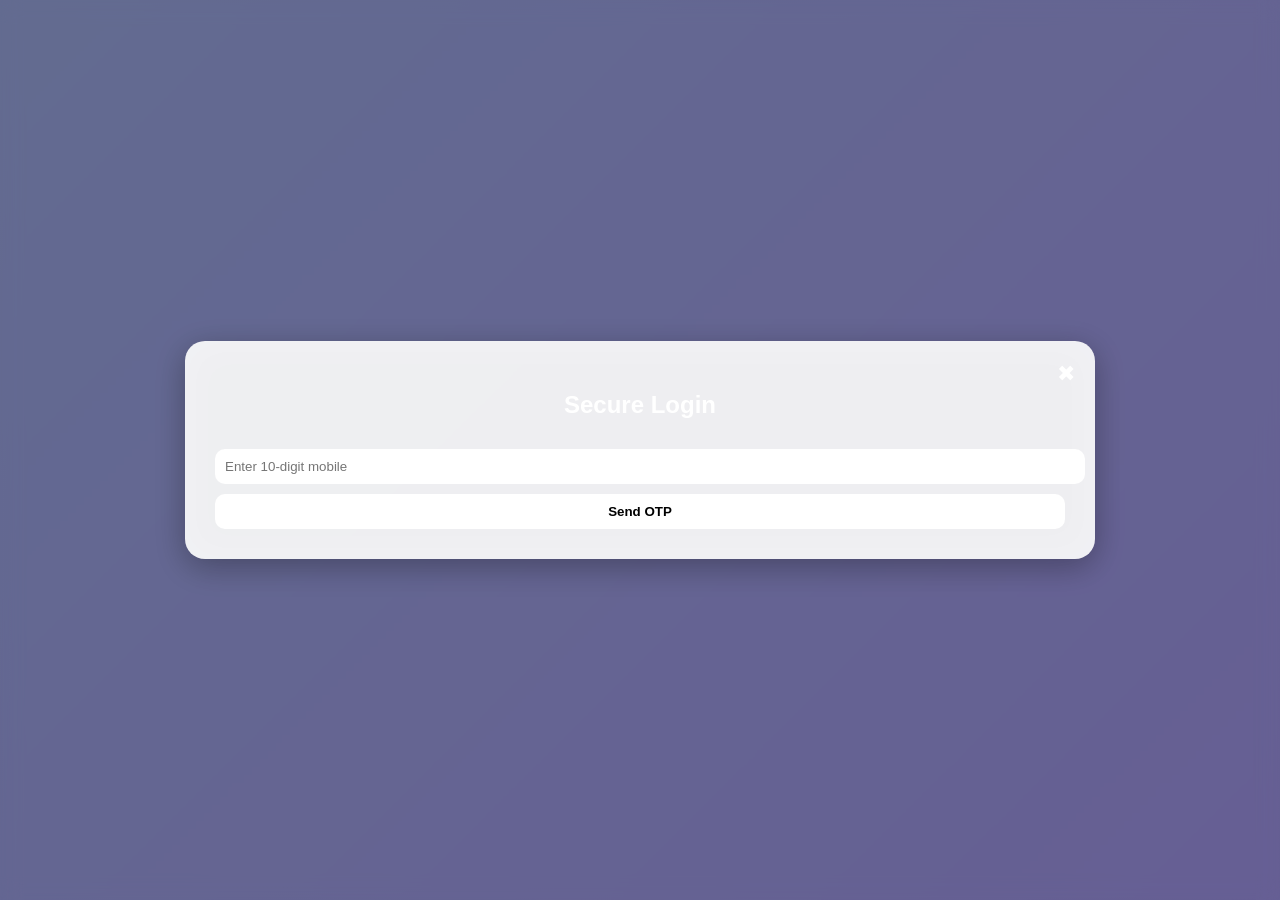
<file: index.html>
<!DOCTYPE html>
<html>

<head>
    <meta name="viewport" content="width=device-width, initial-scale=1.0">
    <title>Advanced Login</title>

    <style>
        body {
            margin: 0;
            font-family: 'Segoe UI', sans-serif;
            height: 100vh;
            background: linear-gradient(135deg, #a5b3f1, #aa9ef7);
            display: flex;
            justify-content: center;
            align-items: center;
        }

        /* MAIN CONTENT */
        .main-content {
            display: none;
            color: white;
            text-align: center;
        }

        /* GLASS MODAL */
        .modal {
            position: fixed;
            width: 100%;
            height: 100%;
            backdrop-filter: blur(10px);
            background: rgba(0, 0, 0, 0.4);
            display: flex;
            justify-content: center;
            align-items: center;
        }

        .login-box {
            width: 850px;
            padding: 30px;
            border-radius: 20px;
            background: rgba(255, 255, 255, 0.914);
            backdrop-filter: blur(20px);
            box-shadow: 0 8px 32px rgba(0, 0, 0, 0.3);
            color: white;
            text-align: center;
            animation: slide 0.5s ease;
        }

        @keyframes slide {
            from {
                transform: translateY(-50px);
                opacity: 0;
            }

            to {
                transform: translateY(0);
                opacity: 1;
            }
        }

        input {
            width: 100%;
            padding: 10px;
            margin: 10px 0;
            border-radius: 10px;
            border: none;
            outline: none;
        }

        button {
            width: 100%;
            padding: 10px;
            border-radius: 10px;
            border: none;
            background: white;
            color: black;
            font-weight: bold;
            cursor: pointer;
        }

        button:hover {
            background: #ddd;
        }

        .timer {
            font-size: 14px;
            margin-top: 5px;
        }

        .resend {
            color: yellow;
            cursor: pointer;
            font-size: 14px;
            display: none;
        }

        .close {
            position: absolute;
            right: 20px;
            top: 20px;
            font-size: 22px;
            cursor: pointer;
        }
    </style>
</head>

<body>

    <div class="main-content" id="mainPage">
        <h1>🎉 Welcome Divya</h1>
        <button onclick="logout()">Logout</button>
    </div>

    <div class="modal" id="loginModal">
        <div class="login-box">
            <div class="close" onclick="closeModal()">✖</div>
            <h2>Secure Login</h2>

            <input type="text" id="mobile" placeholder="Enter 10-digit mobile">
            <button onclick="sendOTP()">Send OTP</button>

            <script>
                let generatedOTP = "";
                let countdown;
                let timeLeft = 30;

                // Auto login check
                window.onload = function () {
                    if (localStorage.getItem("isLoggedIn") === "true") {
                        showMain();
                    }
                }

                    < div id = "otpArea" style = "display:none;" >
                        <input type="text" id="otpInput" placeholder="Enter OTP">
                            <button onclick="verifyOTP()">Verify OTP</button>
                            <div class="timer" id="timer"></div>
                            <div class="resend" id="resend" onclick="resendOTP()">Resend OTP</div>
                        </div>
        </div >
    </div >


                    // Send OTP
                    function sendOTP() {
                        let mobile = document.getElementById("mobile").value;

                        if (/^[0-9]{10}$/.test(mobile)) {
                            generatedOTP = Math.floor(100000 + Math.random() * 900000);
                            alert("Demo OTP: " + generatedOTP);

                            document.getElementById("otpArea").style.display = "block";
                            startTimer();
                        } else {
                            alert("Invalid mobile number");
                        }
                    }

                // Timer
                function startTimer() {
                    timeLeft = 30;
                    document.getElementById("resend").style.display = "none";

                    countdown = setInterval(() => {
                        document.getElementById("timer").innerText =
                            "OTP expires in " + timeLeft + " seconds";
                        timeLeft--;

                        if (timeLeft < 0) {
                            clearInterval(countdown);
                            document.getElementById("timer").innerText = "OTP expired";
                            document.getElementById("resend").style.display = "block";
                        }
                    }, 1000);
                }

                // Resend
                function resendOTP() {
                    sendOTP();
                }

                // Verify
                function verifyOTP() {
                    let entered = document.getElementById("otpInput").value;

                    if (entered == generatedOTP) {
                        localStorage.setItem("isLoggedIn", "true");
                        showMain();
                    } else {
                        alert("Wrong OTP");
                    }
                }

                function showMain() {
                    document.getElementById("loginModal").style.display = "none";
                    document.getElementById("mainPage").style.display = "block";
                }

                function logout() {
                    localStorage.removeItem("isLoggedIn");
                    location.reload();
                }

                function closeModal() {
                    document.getElementById("loginModal").style.display = "none";
                }
            </script>

</body>

</html>
</file>
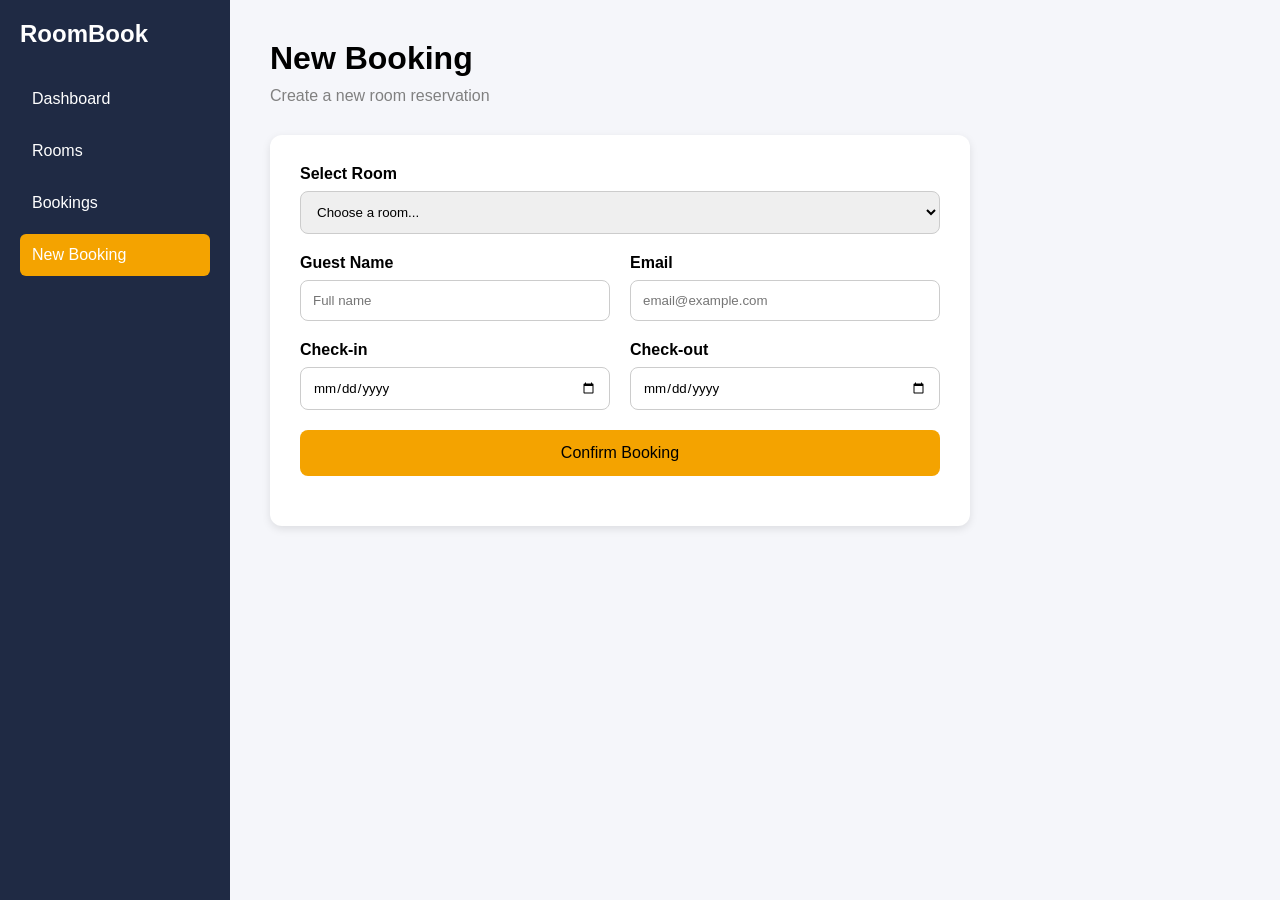
<file: add/index.html>
<!DOCTYPE html>
<html>

<head>
    <title>RoomBook - New Booking</title>

    <style>
        * {
            margin: 0;
            padding: 0;
            box-sizing: border-box;
            font-family: Arial, sans-serif;
        }

        body {
            background: #f5f6fa;
        }

        .container {
            display: flex;
        }

        /* Sidebar */
        .sidebar {
            width: 230px;
            background: #1f2a44;
            color: white;
            min-height: 100vh;
            padding: 20px;
        }

        .sidebar h2 {
            margin-bottom: 30px;
        }

        .sidebar ul {
            list-style: none;
        }

        .sidebar li {
            padding: 12px;
            margin-bottom: 10px;
            border-radius: 6px;
            cursor: pointer;
        }

        .sidebar li:hover,
        .sidebar .active {
            background: #f4a300;
        }

        /* Main */
        .main {
            flex: 1;
            padding: 40px;
        }

        h1 {
            margin-bottom: 10px;
        }

        .subtitle {
            color: gray;
            margin-bottom: 30px;
        }

        .form-container {
            background: white;
            padding: 30px;
            border-radius: 12px;
            box-shadow: 0 3px 8px rgba(0, 0, 0, 0.1);
            max-width: 700px;
        }

        label {
            display: block;
            margin-bottom: 8px;
            font-weight: bold;
        }

        input,
        select {
            width: 100%;
            padding: 12px;
            margin-bottom: 20px;
            border-radius: 8px;
            border: 1px solid #ccc;
        }

        .row {
            display: flex;
            gap: 20px;
        }

        .row .col {
            flex: 1;
        }

        button {
            width: 100%;
            padding: 14px;
            background: #f4a300;
            border: none;
            border-radius: 8px;
            font-size: 16px;
            cursor: pointer;
        }

        button:hover {
            background: #d88e00;
        }

        .success {
            margin-top: 20px;
            color: green;
            font-weight: bold;
        }
    </style>
</head>

<body>

    <div class="container">

        <!-- Sidebar -->
        <div class="sidebar">
            <h2>RoomBook</h2>
            <ul>
                <li>Dashboard<a href="index1.html"></a></li>
                <li>Rooms<a href="roombooker/rooms.html"></a></li>
                <li>Bookings<a href="bookings/book.html"></a></li>
                <li class="active">New Booking</li>
            </ul>
        </div>

        <!-- Main -->
        <div class="main">

            <h1>New Booking</h1>
            <div class="subtitle">Create a new room reservation</div>

            <div class="form-container">
                <form id="bookingForm">

                    <label>Select Room</label>
                    <select id="room" required>
                        <option value="">Choose a room...</option>
                        <option>Executive Suite</option>
                        <option>Conference Hall A</option>
                        <option>Standard Twin Room</option>
                        <option>Deluxe King Room</option>
                    </select>

                    <div class="row">
                        <div class="col">
                            <label>Guest Name</label>
                            <input type="text" id="name" placeholder="Full name" required>
                        </div>

                        <div class="col">
                            <label>Email</label>
                            <input type="email" id="email" placeholder="email@example.com" required>
                        </div>
                    </div>

                    <div class="row">
                        <div class="col">
                            <label>Check-in</label>
                            <input type="date" id="checkin" required>
                        </div>

                        <div class="col">
                            <label>Check-out</label>
                            <input type="date" id="checkout" required>
                        </div>
                    </div>

                    <button type="submit">Confirm Booking</button>

                </form>

                <div id="successMsg" class="success"></div>
            </div>

        </div>
    </div>

    <script>

        document.getElementById("bookingForm").addEventListener("submit", function (e) {
            e.preventDefault();

            let room = document.getElementById("room").value;
            let name = document.getElementById("name").value;
            let email = document.getElementById("email").value;
            let checkin = document.getElementById("checkin").value;
            let checkout = document.getElementById("checkout").value;

            if (checkin >= checkout) {
                alert("Check-out date must be after check-in date!");
                return;
            }

            document.getElementById("successMsg").innerText =
                "Booking Confirmed for " + name + " in " + room;

            document.getElementById("bookingForm").reset();
        });

    </script>

</body>

</html>
</file>
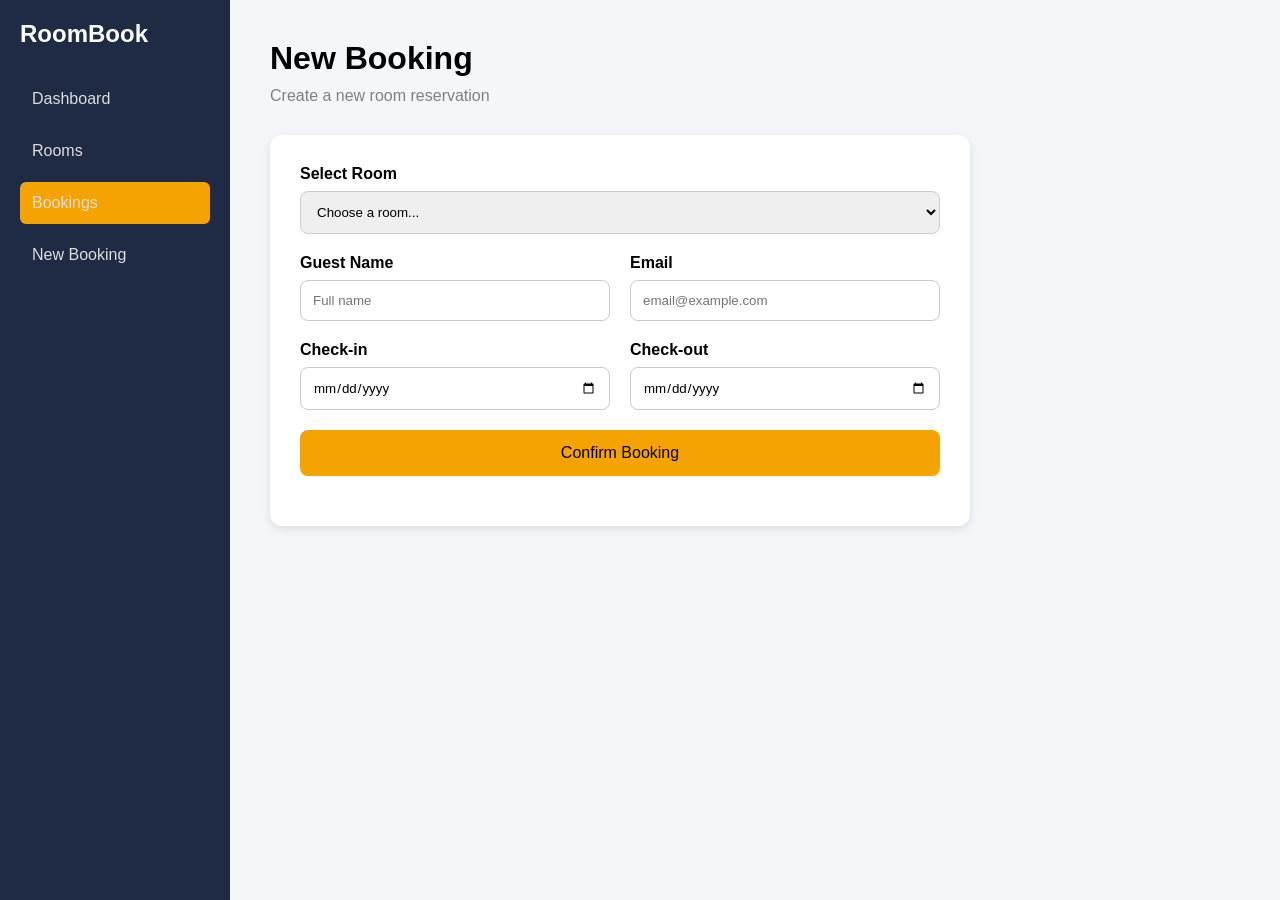
<file: add.html>
<!DOCTYPE html>
<html>

<head>
    <title>RoomBook - New Booking</title>

    <style>
        * {
            margin: 0;
            padding: 0;
            box-sizing: border-box;
            font-family: Arial, sans-serif;
        }

        body {
            background: #f5f6fa;
        }

        .container {
            display: flex;
        }

        /* Sidebar */
        .sidebar {
            width: 230px;
            background: #1f2a44;
            color: white;
            min-height: 100vh;
            padding: 20px;
        }

        .sidebar h2 {
            margin-bottom: 30px;
        }

        .sidebar ul {
            list-style: none;
        }

        .sidebar a:hover,
        a {
            color: #dddddd;
            text-decoration: none;
            /* light white on hover */
        }

        .sidebar li {
            padding: 12px;
            margin-bottom: 10px;
            border-radius: 6px;
            cursor: pointer;
        }

        .sidebar li:hover,
        .sidebar .active {
            background: #f4a300;
        }


        /* Main */
        .main {
            flex: 1;
            padding: 40px;
        }

        h1 {
            margin-bottom: 10px;
        }

        .subtitle {
            color: gray;
            margin-bottom: 30px;
        }

        .form-container {
            background: white;
            padding: 30px;
            border-radius: 12px;
            box-shadow: 0 3px 8px rgba(0, 0, 0, 0.1);
            max-width: 700px;
        }

        label {
            display: block;
            margin-bottom: 8px;
            font-weight: bold;
        }

        input,
        select {
            width: 100%;
            padding: 12px;
            margin-bottom: 20px;
            border-radius: 8px;
            border: 1px solid #ccc;
        }

        .row {
            display: flex;
            gap: 20px;
        }

        .row .col {
            flex: 1;
        }

        button {
            width: 100%;
            padding: 14px;
            background: #f4a300;
            border: none;
            border-radius: 8px;
            font-size: 16px;
            cursor: pointer;
        }

        button:hover {
            background: #d88e00;
        }

        .success {
            margin-top: 20px;
            color: green;
            font-weight: bold;
        }

        /* Modal Background */
        .modal {
            display: none;
            position: fixed;
            z-index: 1000;
            left: 0;
            top: 0;
            width: 100%;
            height: 100%;
            background-color: rgba(0, 0, 0, 0.6);
        }

        /* Modal Box */
        .modal-content {
            background: white;
            width: 400px;
            padding: 25px;
            border-radius: 10px;
            position: absolute;
            top: 50%;
            left: 50%;
            transform: translate(-50%, -50%);
            animation: slideDown 0.3s ease;
        }

        .modal-content input {
            width: 100%;
            padding: 8px;
            margin: 8px 0;
            border-radius: 5px;
            border: 1px solid #ccc;
        }

        .confirm-btn {
            width: 100%;
            padding: 10px;
            background: #1e293b;
            color: white;
            border: none;
            border-radius: 6px;
            cursor: pointer;
        }

        .confirm-btn:hover {
            background: #0f172a;
        }

        /* Close Button */
        .close {
            float: right;
            font-size: 22px;
            cursor: pointer;
        }

        /* Animation */
        @keyframes slideDown {
            from {
                transform: translate(-50%, -60%);
                opacity: 0;
            }

            to {
                transform: translate(-50%, -50%);
                opacity: 1;
            }
        }
    </style>
</head>

<body>

    <div class="container">

        <!-- Sidebar -->
        <div class="sidebar">
            <h2>RoomBook</h2>
            <ul>
                <li><a href="index1.html">Dashboard</a></li>
                <li><a href="rooms.html">Rooms</a></li>
                <li class="active"><a href="book.html">Bookings</a></li>
                <li><a href="add.html">New Booking</a></li>
            </ul>
        </div>
        <!-- Main -->
        <div class="main">

            <h1>New Booking</h1>
            <div class="subtitle">Create a new room reservation</div>

            <div class="form-container">
                <form id="bookingForm">

                    <label>Select Room</label>
                    <select id="room" required>
                        <option value="">Choose a room...</option>
                        <option>Executive Suite</option>
                        <option>Conference Hall A</option>
                        <option>Standard Twin Room</option>
                        <option>Deluxe King Room</option>
                    </select>

                    <div class="row">
                        <div class="col">
                            <label>Guest Name</label>
                            <input type="text" id="name" placeholder="Full name" required>
                        </div>

                        <div class="col">
                            <label>Email</label>
                            <input type="email" id="email" placeholder="email@example.com" required>
                        </div>
                    </div>

                    <div class="row">
                        <div class="col">
                            <label>Check-in</label>
                            <input type="date" id="checkin" required>
                        </div>

                        <div class="col">
                            <label>Check-out</label>
                            <input type="date" id="checkout" required>
                        </div>
                    </div>

                    <button type="submit">Confirm Booking</button>

                </form>

                <div id="successMsg" class="success"></div>
            </div>

        </div>
    </div>

    <script>

        document.getElementById("bookingForm").addEventListener("submit", function (e) {
            e.preventDefault();

            let room = document.getElementById("room").value;
            let name = document.getElementById("name").value;
            let email = document.getElementById("email").value;
            let checkin = document.getElementById("checkin").value;
            let checkout = document.getElementById("checkout").value;

            if (checkin >= checkout) {
                alert("Check-out date must be after check-in date!");
                return;
            }

            document.getElementById("successMsg").innerText =
                "Booking Confirmed for " + name + " in " + room;

            document.getElementById("bookingForm").reset();
        });


    </script>

</body>

</html>
</file>
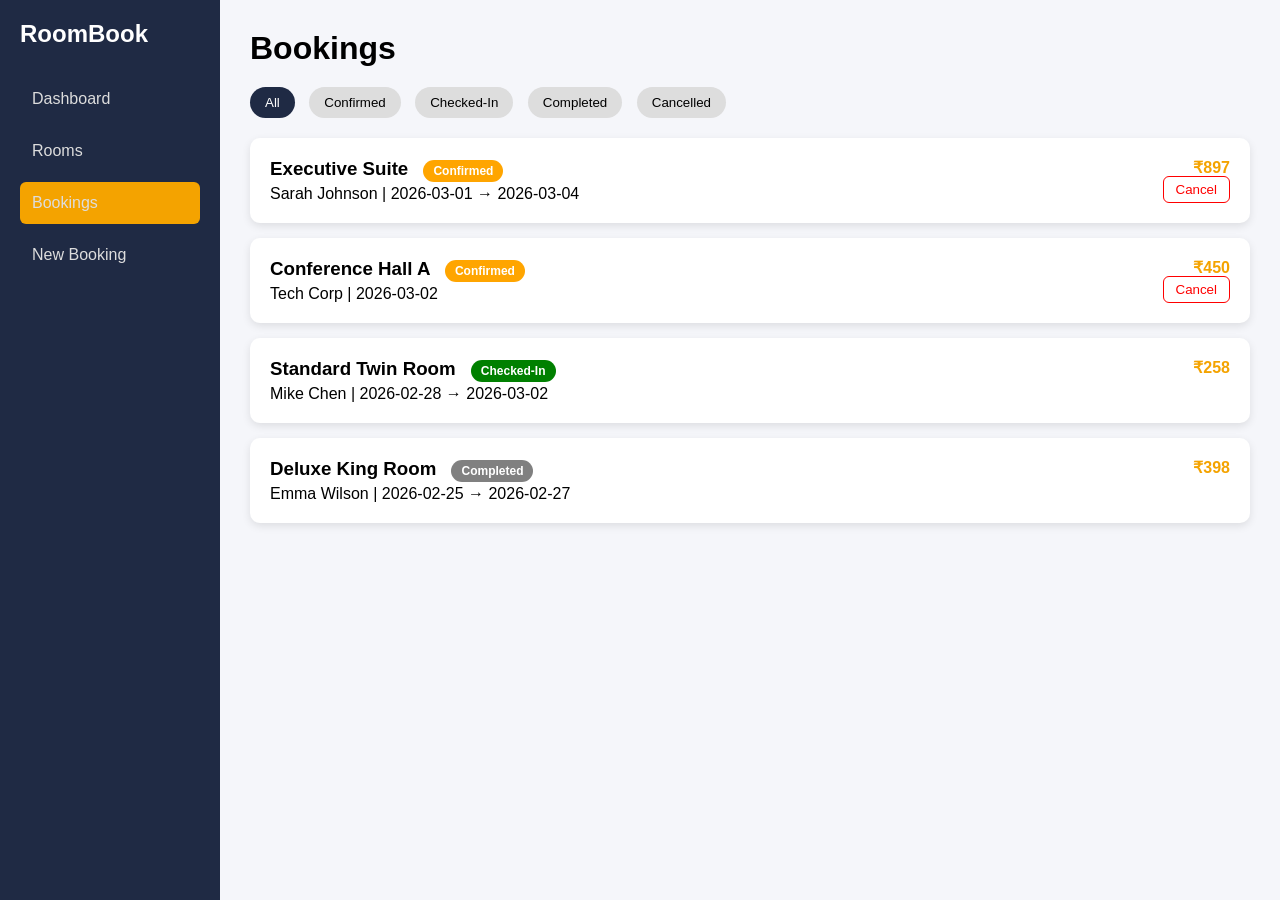
<file: book.html>
<!DOCTYPE html>
<html>

<head>
    <title>RoomBook - Bookings</title>

    <style>
        * {
            margin: 0;
            padding: 0;
            box-sizing: border-box;
            font-family: Arial, sans-serif;
        }

        body {
            background: #f5f6fa;
        }

        .container {
            display: flex;
        }

        /* Sidebar */
        .sidebar {
            width: 220px;
            background: #1f2a44;
            color: white;
            min-height: 100vh;
            padding: 20px;
        }

        .sidebar h2 {
            margin-bottom: 30px;
        }

        .sidebar ul {
            list-style: none;
        }

        .sidebar li {
            padding: 12px;
            margin-bottom: 10px;
            border-radius: 6px;
            cursor: pointer;
        }

        .sidebar a:hover,
        a {
            color: #dddddd;
            text-decoration: none;
            /* light white on hover */
        }

        .sidebar li:hover,
        .sidebar .active {
            background: #f4a300;
        }

        /* Main */
        .main {
            flex: 1;
            padding: 30px;
        }

        h1 {
            margin-bottom: 20px;
        }

        /* Filter Buttons */
        .filters {
            margin-bottom: 20px;
        }

        .filters button {
            padding: 8px 15px;
            margin-right: 10px;
            border: none;
            border-radius: 20px;
            background: #ddd;
            cursor: pointer;
        }

        .filters button.active-filter {
            background: #1f2a44;
            color: white;
        }

        /* Booking Card */
        .booking {
            background: white;
            padding: 20px;
            margin-bottom: 15px;
            border-radius: 10px;
            box-shadow: 0 3px 8px rgba(0, 0, 0, 0.1);
            position: relative;
        }

        .booking h3 {
            margin-bottom: 5px;
        }

        .price {
            position: absolute;
            right: 20px;
            top: 20px;
            font-weight: bold;
            color: #f4a300;
        }

        .status {
            padding: 4px 10px;
            border-radius: 20px;
            font-size: 12px;
            color: white;
            margin-left: 10px;
        }

        .confirmed {
            background: orange;
        }

        .checked {
            background: green;
        }

        .completed {
            background: gray;
        }

        .cancelled {
            background: red;
        }

        .cancel-btn {
            position: absolute;
            right: 20px;
            bottom: 20px;
            padding: 5px 12px;
            border: 1px solid red;
            background: white;
            color: red;
            border-radius: 6px;
            cursor: pointer;
        }

        .cancel-btn:hover {
            background: red;
            color: white;
        }
    </style>
</head>

<body>

    <div class="container">

        <!-- Sidebar -->
        <div class="sidebar">
            <h2>RoomBook</h2>
            <ul>
                <li><a href="index1.html">Dashboard</a></li>
                <li><a href="rooms.html">Rooms</a></li>
                <li class="active"><a href="book.html">Bookings</a></li>
                <li><a href="add.html">New Booking</a></li>
            </ul>
        </div>
        <!-- Main -->
        <div class="main">

            <h1>Bookings</h1>

            <!-- Filters -->
            <div class="filters">
                <button onclick="filterBookings('all')" class="active-filter">All</button>
                <button onclick="filterBookings('confirmed')">Confirmed</button>
                <button onclick="filterBookings('checked')">Checked-In</button>
                <button onclick="filterBookings('completed')">Completed</button>
                <button onclick="filterBookings('cancelled')">Cancelled</button>
            </div>

            <!-- Booking List -->
            <div class="booking" data-status="confirmed">
                <h3>Executive Suite
                    <span class="status confirmed">Confirmed</span>
                </h3>
                <p>Sarah Johnson | 2026-03-01 → 2026-03-04</p>
                <div class="price">₹897</div>
                <button class="cancel-btn" onclick="cancelBooking(this)">Cancel</button>
            </div>

            <div class="booking" data-status="confirmed">
                <h3>Conference Hall A
                    <span class="status confirmed">Confirmed</span>
                </h3>
                <p>Tech Corp | 2026-03-02</p>
                <div class="price">₹450</div>
                <button class="cancel-btn" onclick="cancelBooking(this)">Cancel</button>
            </div>

            <div class="booking" data-status="checked">
                <h3>Standard Twin Room
                    <span class="status checked">Checked-In</span>
                </h3>
                <p>Mike Chen | 2026-02-28 → 2026-03-02</p>
                <div class="price">₹258</div>
            </div>

            <div class="booking" data-status="completed">
                <h3>Deluxe King Room
                    <span class="status completed">Completed</span>
                </h3>
                <p>Emma Wilson | 2026-02-25 → 2026-02-27</p>
                <div class="price">₹398</div>
            </div>

        </div>
    </div>

    <script>

        function filterBookings(status) {
            let bookings = document.querySelectorAll(".booking");
            let buttons = document.querySelectorAll(".filters button");

            buttons.forEach(btn => btn.classList.remove("active-filter"));
            event.target.classList.add("active-filter");

            bookings.forEach(booking => {
                if (status === "all") {
                    booking.style.display = "block";
                } else {
                    if (booking.dataset.status === status) {
                        booking.style.display = "block";
                    } else {
                        booking.style.display = "none";
                    }
                }
            });
        }

        function cancelBooking(button) {
            let bookingCard = button.parentElement;
            bookingCard.dataset.status = "cancelled";

            let statusSpan = bookingCard.querySelector(".status");
            statusSpan.textContent = "Cancelled";
            statusSpan.className = "status cancelled";

            button.remove();
        }

    </script>

</body>

</html>
</file>
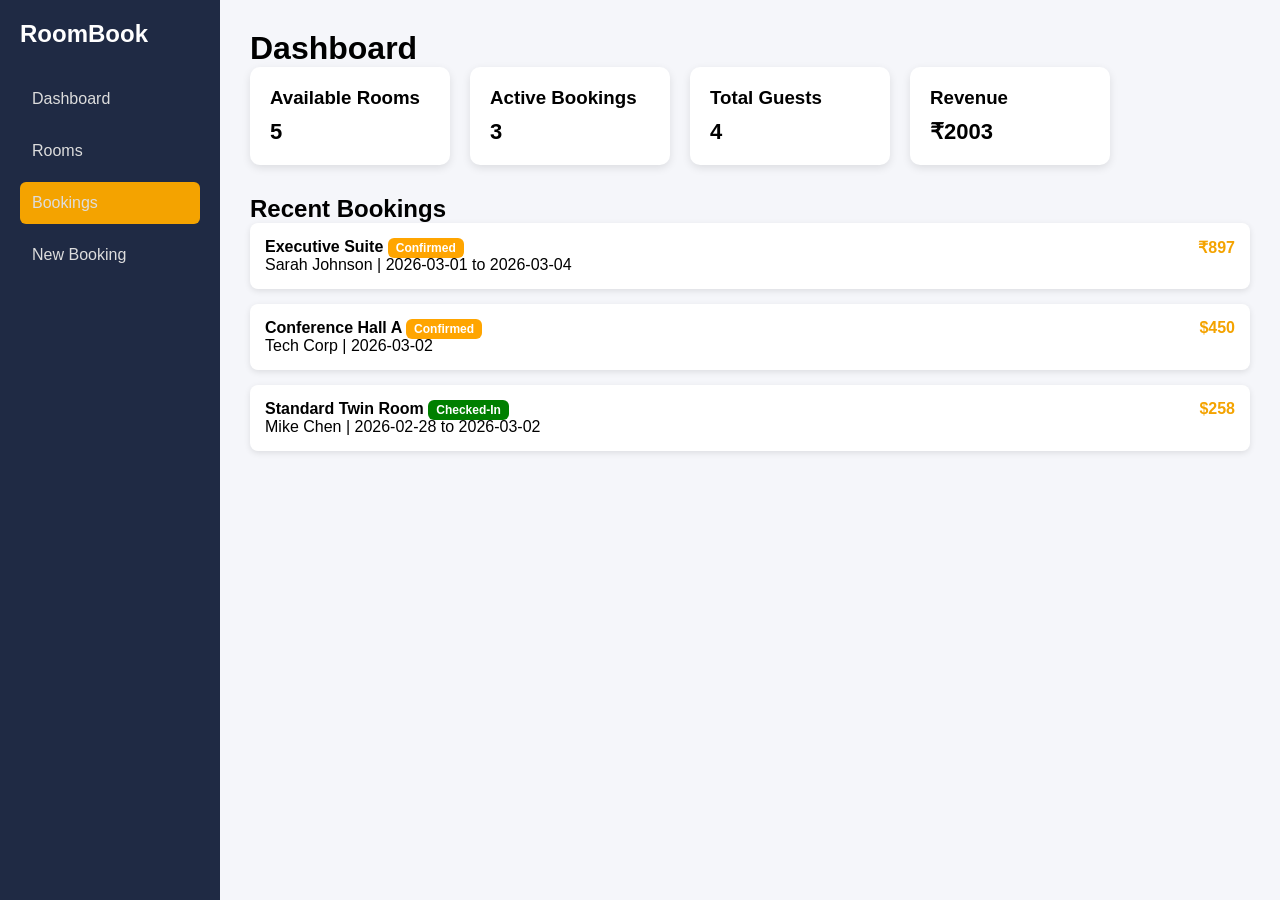
<file: index1.html>
<!DOCTYPE html>
<html lang="en">

<head>
    <meta charset="UTF-8">
    <title>RoomBook Dashboard</title>
    <link rel="stylesheet" href="style.css">
</head>

<body>

    <div class="container">

        <!-- Sidebar -->
        <div class="sidebar">
            <h2>RoomBook</h2>
            <ul>
                <li><a href="index1.html">Dashboard</a></li>
                <li><a href="rooms.html">Rooms</a></li>
                <li class="active"><a href="book.html">Bookings</a></li>
                <li><a href="add.html">New Booking</a></li>
            </ul>
        </div>
        <!-- Main Content -->
        <div class="main">

            <h1>Dashboard</h1>

            <!-- Cards -->
            <div class="cards">
                <div class="card">
                    <h3>Available Rooms</h3>
                    <p id="rooms">5</p>
                </div>

                <div class="card">
                    <h3>Active Bookings</h3>
                    <p id="bookings">3</p>
                </div>

                <div class="card">
                    <h3>Total Guests</h3>
                    <p id="guests">4</p>
                </div>

                <div class="card">
                    <h3>Revenue</h3>
                    <p>₹2003</p>
                </div>
            </div>

            <!-- Recent Bookings -->
            <h2>Recent Bookings</h2>

            <div class="booking">
                <h4>Executive Suite <span class="confirmed">Confirmed</span></h4>
                <p>Sarah Johnson | 2026-03-01 to 2026-03-04</p>
                <span class="price">₹897</span>
            </div>

            <div class="booking">
                <h4>Conference Hall A <span class="confirmed">Confirmed</span></h4>
                <p>Tech Corp | 2026-03-02</p>
                <span class="price">$450</span>
            </div>

            <div class="booking">
                <h4>Standard Twin Room <span class="checked">Checked-In</span></h4>
                <p>Mike Chen | 2026-02-28 to 2026-03-02</p>
                <span class="price">$258</span>
            </div>

        </div>

    </div>

    <script src="script.js"></script>
</body>

</html>
</file>
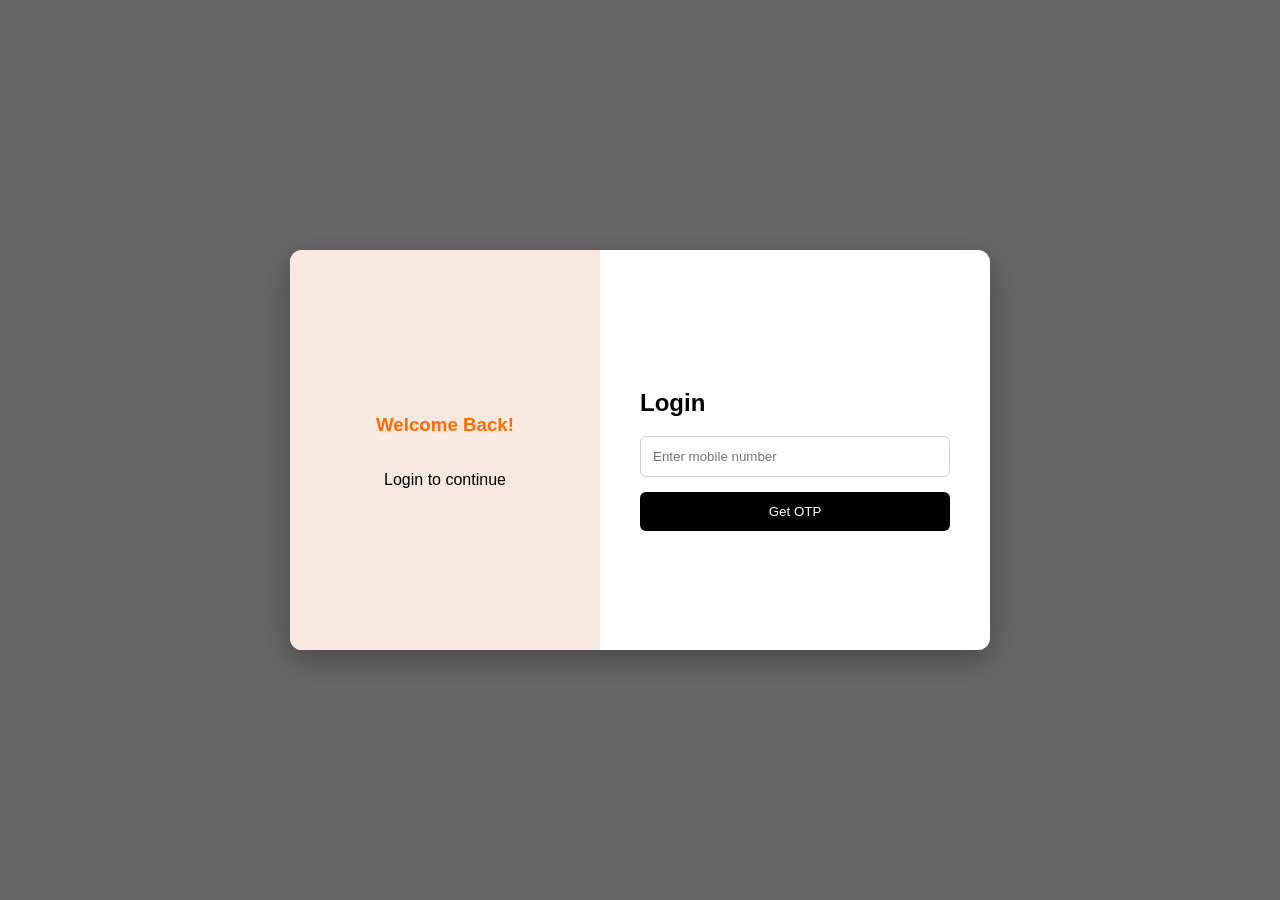
<file: login.html>
<!DOCTYPE html>
<html>

<head>
    <title>Website with Login Popup</title>

    <style>
        body {
            margin: 0;
            font-family: Arial, sans-serif;
        }

        /* ================= MAIN WEBSITE ================= */
        .main-content {
            display: none;
            /* Hidden until login */
            text-align: center;
            padding: 100px;
        }

        .main-content h1 {
            font-size: 40px;
        }

        /* ================= MODAL BACKGROUND ================= */
        .modal {
            position: fixed;
            top: 0;
            left: 0;
            width: 100%;
            height: 100%;
            background: rgba(0, 0, 0, 0.6);
            display: flex;
            justify-content: center;
            align-items: center;
        }

        /* ================= LOGIN BOX ================= */
        .login-container {
            width: 700px;
            height: 400px;
            background: white;
            display: flex;
            border-radius: 12px;
            overflow: hidden;
            box-shadow: 0 10px 30px rgba(0, 0, 0, 0.3);
            animation: popup 0.4s ease;
        }

        @keyframes popup {
            from {
                transform: scale(0.8);
                opacity: 0;
            }

            to {
                transform: scale(1);
                opacity: 1;
            }
        }

        /* LEFT SIDE */
        .left {
            width: 50%;
            background: #f7e9df;
            display: flex;
            flex-direction: column;
            justify-content: center;
            align-items: center;
        }

        .left h3 {
            color: #ff6b00;
        }

        /* RIGHT SIDE */
        .right {
            width: 50%;
            padding: 40px;
            display: flex;
            flex-direction: column;
            justify-content: center;
        }

        .right input {
            padding: 12px;
            margin-bottom: 15px;
            border: 1px solid #ccc;
            border-radius: 6px;
        }

        .right button {
            padding: 12px;
            background: black;
            color: white;
            border: none;
            border-radius: 6px;
            cursor: pointer;
        }

        .right button:hover {
            background: #333;
        }
    </style>
</head>

<body>

    <!-- ================= LOGIN POPUP ================= -->
    <div class="modal" id="loginModal">

        <div class="login-container">

            <div class="left">
                <h3>Welcome Back!</h3>
                <p>Login to continue</p>
            </div>

            <div class="right">
                <h2>Login</h2>
                <input type="text" id="mobile" placeholder="Enter mobile number">
                <button onclick="login()">Get OTP</button>
            </div>

        </div>

    </div>


</html>
</file>
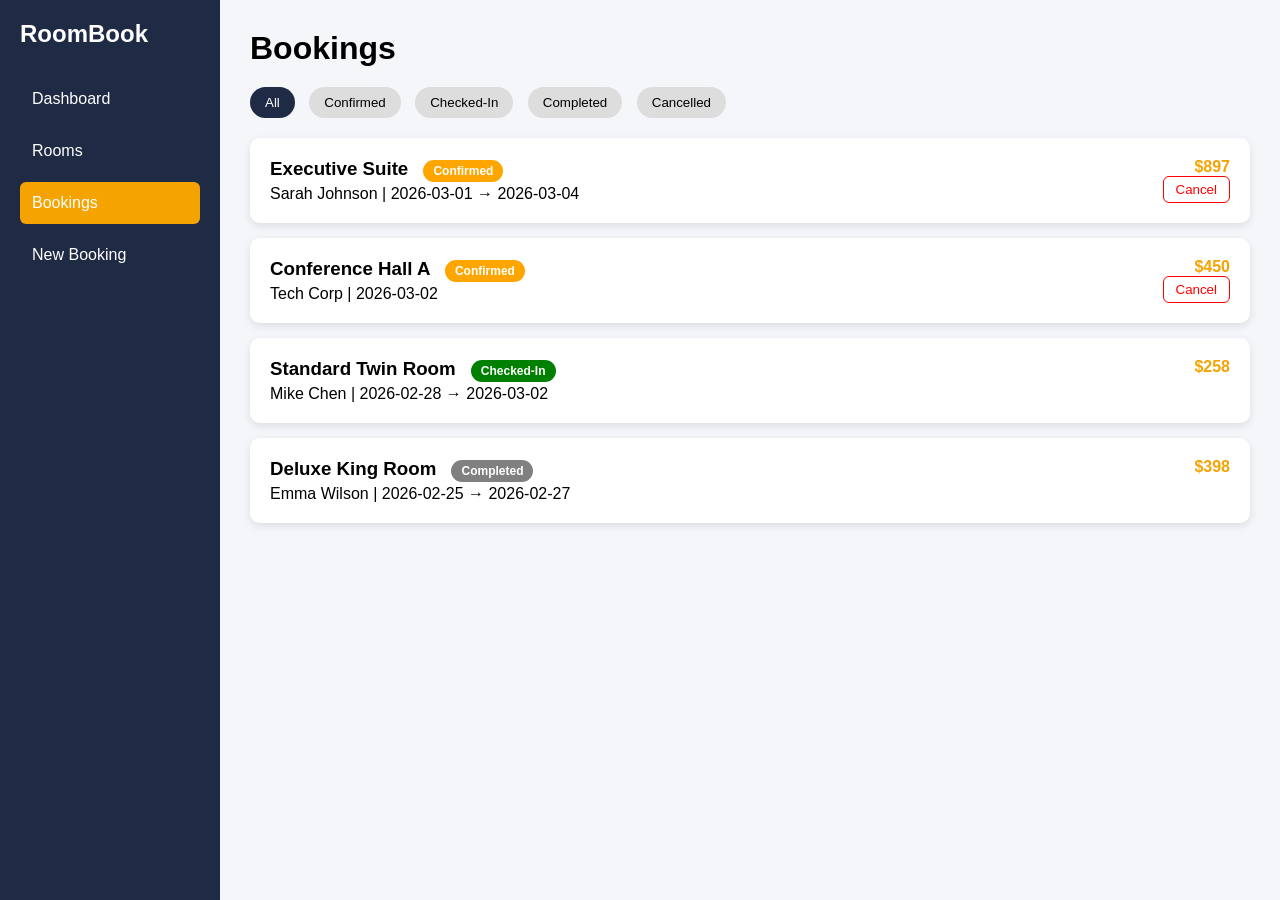
<file: bookings/book.html>
<!DOCTYPE html>
<html>

<head>
    <title>RoomBook - Bookings</title>

    <style>
        * {
            margin: 0;
            padding: 0;
            box-sizing: border-box;
            font-family: Arial, sans-serif;
        }

        body {
            background: #f5f6fa;
        }

        .container {
            display: flex;
        }

        /* Sidebar */
        .sidebar {
            width: 220px;
            background: #1f2a44;
            color: white;
            min-height: 100vh;
            padding: 20px;
        }

        .sidebar h2 {
            margin-bottom: 30px;
        }

        .sidebar ul {
            list-style: none;
        }

        .sidebar li {
            padding: 12px;
            margin-bottom: 10px;
            border-radius: 6px;
            cursor: pointer;
        }

        .sidebar li:hover,
        .sidebar .active {
            background: #f4a300;
        }

        /* Main */
        .main {
            flex: 1;
            padding: 30px;
        }

        h1 {
            margin-bottom: 20px;
        }

        /* Filter Buttons */
        .filters {
            margin-bottom: 20px;
        }

        .filters button {
            padding: 8px 15px;
            margin-right: 10px;
            border: none;
            border-radius: 20px;
            background: #ddd;
            cursor: pointer;
        }

        .filters button.active-filter {
            background: #1f2a44;
            color: white;
        }

        /* Booking Card */
        .booking {
            background: white;
            padding: 20px;
            margin-bottom: 15px;
            border-radius: 10px;
            box-shadow: 0 3px 8px rgba(0, 0, 0, 0.1);
            position: relative;
        }

        .booking h3 {
            margin-bottom: 5px;
        }

        .price {
            position: absolute;
            right: 20px;
            top: 20px;
            font-weight: bold;
            color: #f4a300;
        }

        .status {
            padding: 4px 10px;
            border-radius: 20px;
            font-size: 12px;
            color: white;
            margin-left: 10px;
        }

        .confirmed {
            background: orange;
        }

        .checked {
            background: green;
        }

        .completed {
            background: gray;
        }

        .cancelled {
            background: red;
        }

        .cancel-btn {
            position: absolute;
            right: 20px;
            bottom: 20px;
            padding: 5px 12px;
            border: 1px solid red;
            background: white;
            color: red;
            border-radius: 6px;
            cursor: pointer;
        }

        .cancel-btn:hover {
            background: red;
            color: white;
        }
    </style>
</head>

<body>

    <div class="container">

        <!-- Sidebar -->
        <div class="sidebar">
            <h2>RoomBook</h2>
            <ul>
                <li>Dashboard</li>
                <li>Rooms</li>
                <li class="active">Bookings</li>
                <li>New Booking</li>
            </ul>
        </div>

        <!-- Main -->
        <div class="main">

            <h1>Bookings</h1>

            <!-- Filters -->
            <div class="filters">
                <button onclick="filterBookings('all')" class="active-filter">All</button>
                <button onclick="filterBookings('confirmed')">Confirmed</button>
                <button onclick="filterBookings('checked')">Checked-In</button>
                <button onclick="filterBookings('completed')">Completed</button>
                <button onclick="filterBookings('cancelled')">Cancelled</button>
            </div>

            <!-- Booking List -->
            <div class="booking" data-status="confirmed">
                <h3>Executive Suite
                    <span class="status confirmed">Confirmed</span>
                </h3>
                <p>Sarah Johnson | 2026-03-01 → 2026-03-04</p>
                <div class="price">$897</div>
                <button class="cancel-btn" onclick="cancelBooking(this)">Cancel</button>
            </div>

            <div class="booking" data-status="confirmed">
                <h3>Conference Hall A
                    <span class="status confirmed">Confirmed</span>
                </h3>
                <p>Tech Corp | 2026-03-02</p>
                <div class="price">$450</div>
                <button class="cancel-btn" onclick="cancelBooking(this)">Cancel</button>
            </div>

            <div class="booking" data-status="checked">
                <h3>Standard Twin Room
                    <span class="status checked">Checked-In</span>
                </h3>
                <p>Mike Chen | 2026-02-28 → 2026-03-02</p>
                <div class="price">$258</div>
            </div>

            <div class="booking" data-status="completed">
                <h3>Deluxe King Room
                    <span class="status completed">Completed</span>
                </h3>
                <p>Emma Wilson | 2026-02-25 → 2026-02-27</p>
                <div class="price">$398</div>
            </div>

        </div>
    </div>

    <script>

        function filterBookings(status) {
            let bookings = document.querySelectorAll(".booking");
            let buttons = document.querySelectorAll(".filters button");

            buttons.forEach(btn => btn.classList.remove("active-filter"));
            event.target.classList.add("active-filter");

            bookings.forEach(booking => {
                if (status === "all") {
                    booking.style.display = "block";
                } else {
                    if (booking.dataset.status === status) {
                        booking.style.display = "block";
                    } else {
                        booking.style.display = "none";
                    }
                }
            });
        }

        function cancelBooking(button) {
            let bookingCard = button.parentElement;
            bookingCard.dataset.status = "cancelled";

            let statusSpan = bookingCard.querySelector(".status");
            statusSpan.textContent = "Cancelled";
            statusSpan.className = "status cancelled";

            button.remove();
        }

    </script>

</body>

</html>
</file>
<file: style.css>
* {
    margin: 0;
    padding: 0;
    box-sizing: border-box;
    font-family: Arial, sans-serif;
}

body {
    background-color: #f5f6fa;
}

.container {
    display: flex;
}

/* Sidebar */
.sidebar {
    width: 220px;
    background-color: #1f2a44;
    color: white;
    min-height: 100vh;
    padding: 20px;
}

.sidebar h2 {
    margin-bottom: 30px;

    h1 {
        color: #e5e7ec;
    }
}

.sidebar ul {
    list-style: none;
    color: #f8f8f9;

}

.sidebar li {
    padding: 12px;
    margin-bottom: 10px;
    cursor: pointer;
    border-radius: 6px;
}

.sidebar a:hover,
a {
    color: #dddddd;
    text-decoration: none;
    /* light white on hover */
}

.sidebar li:hover,
.sidebar .active {
    background-color: #f4a300;
}

/* Main */
.main {
    flex: 1;
    padding: 30px;
}

.cards {
    display: flex;
    gap: 20px;
    margin-bottom: 30px;
}

.card {
    background: white;
    padding: 20px;
    width: 200px;
    border-radius: 10px;
    box-shadow: 0 3px 8px rgba(0, 0, 0, 0.1);
}

.card p {
    font-size: 22px;
    font-weight: bold;
    margin-top: 10px;
}

/* Bookings */
.booking {
    background: white;
    padding: 15px;
    margin-bottom: 15px;
    border-radius: 8px;
    box-shadow: 0 2px 6px rgba(0, 0, 0, 0.1);
    position: relative;
}

.price {
    position: absolute;
    right: 15px;
    top: 15px;
    font-weight: bold;
    color: #f4a300;
}

.confirmed {
    background: orange;
    color: white;
    padding: 3px 8px;
    border-radius: 6px;
    font-size: 12px;
}

.checked {
    background: green;
    color: white;
    padding: 3px 8px;
    border-radius: 6px;
    font-size: 12px;
}
</file>
